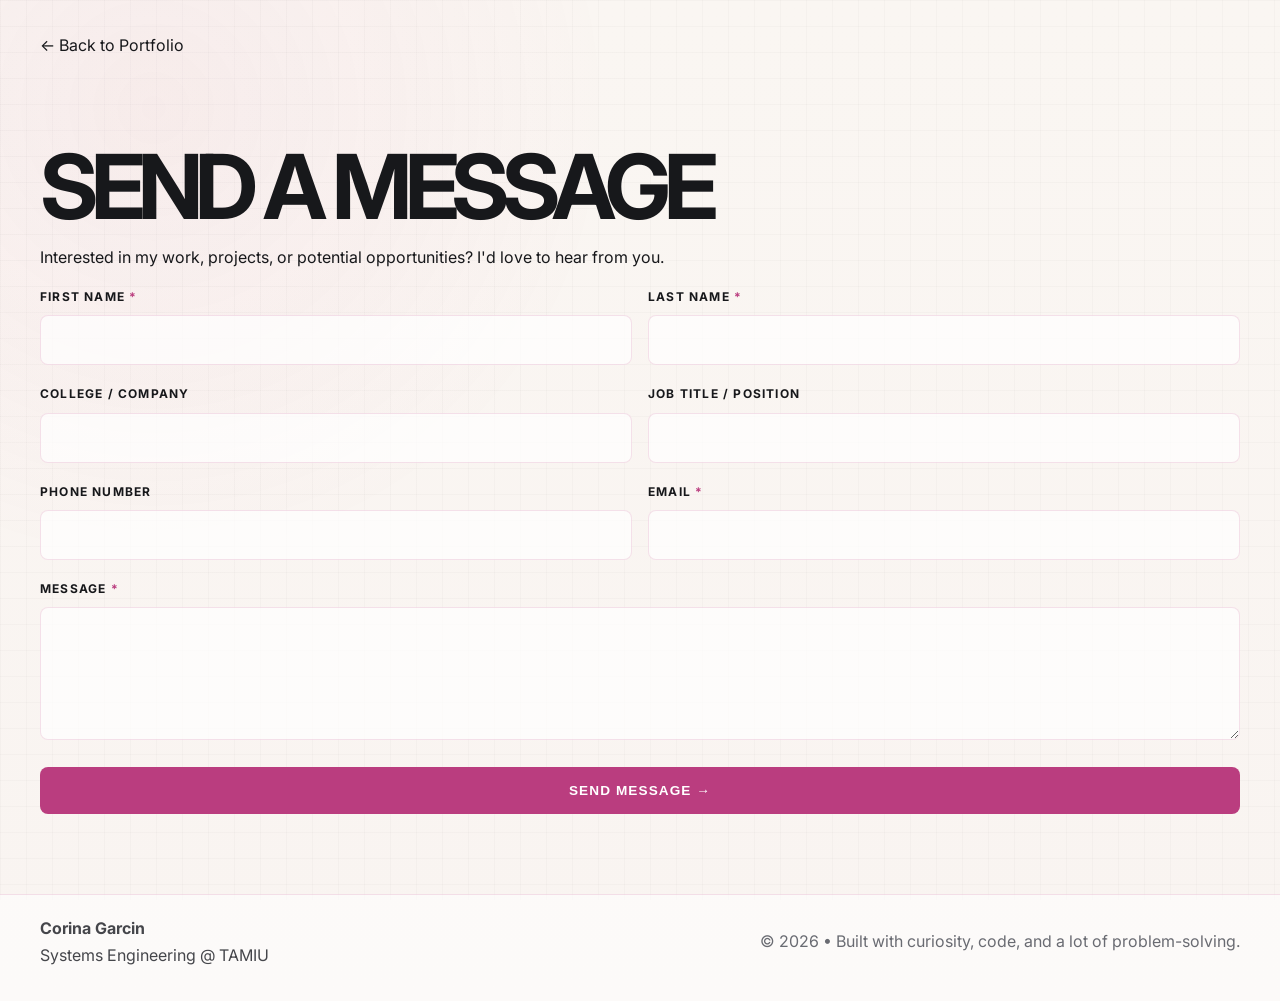
<file: contact.html>
<!DOCTYPE html>
<html lang="en">
<head>
  <meta charset="UTF-8">
  <meta name="viewport" content="width=device-width, initial-scale=1.0">
  <meta name="description" content="Contact Corina Garcin - Systems Engineering student, engineer, and leader.">
  <title>Contact — Corina Garcin</title>
  <link rel="stylesheet" href="styles.css">
</head>
<body>
  <div class="site-wrapper">
    <main>
      <!-- Back Link -->
      <div class="container" style="padding-top: 2rem; padding-bottom: 0.5rem;">
        <a href="index.html" class="back-link">← Back to Portfolio</a>
      </div>

      <!-- Contact Page Header -->
      <section class="section contact-page-section">
        <div class="container reveal">
          <div class="contact-page-header">
            <h1 class="contact-page-title">SEND A MESSAGE</h1>
            <p class="contact-page-subtitle">Interested in my work, projects, or potential opportunities? I'd love to hear from you.</p>
          </div>

          <!-- Contact Form -->
          <div class="contact-page-form-wrapper">
            <form class="contact-form" id="contactPageForm" name="contact-form" method="POST" action="https://formspree.io/f/xjkvnjpq">
              <div class="form-row">
                <div class="form-group">
                  <label for="firstName">First Name <span class="required">*</span></label>
                  <input type="text" id="firstName" name="firstName" required>
                  <span class="form-error" id="firstNameError"></span>
                </div>
                <div class="form-group">
                  <label for="lastName">Last Name <span class="required">*</span></label>
                  <input type="text" id="lastName" name="lastName" required>
                  <span class="form-error" id="lastNameError"></span>
                </div>
              </div>

              <div class="form-row">
                <div class="form-group">
                  <label for="college">College / Company</label>
                  <input type="text" id="college" name="college">
                </div>
                <div class="form-group">
                  <label for="jobTitle">Job Title / Position</label>
                  <input type="text" id="jobTitle" name="jobTitle">
                </div>
              </div>

              <div class="form-row">
                <div class="form-group">
                  <label for="phone">Phone Number</label>
                  <input type="tel" id="phone" name="phone">
                  <span class="form-error" id="phoneError"></span>
                </div>
                <div class="form-group">
                  <label for="email">Email <span class="required">*</span></label>
                  <input type="email" id="email" name="email" required>
                  <span class="form-error" id="emailError"></span>
                </div>
              </div>

              <div class="form-group form-group-full">
                <label for="message">Message <span class="required">*</span></label>
                <textarea id="message" name="message" rows="6" required></textarea>
                <span class="form-error" id="messageError"></span>
              </div>

              <button type="submit" class="form-submit-btn">SEND MESSAGE →</button>
              <div class="form-success" id="formSuccess">
                <div class="success-icon">✓</div>
                <h3 class="success-title">MESSAGE SENT</h3>
                <p class="success-message">Thanks for reaching out. I'll get back to you soon.</p>
              </div>
            </form>
          </div>
        </div>
      </section>
    </main>

    <footer class="site-footer">
      <div class="container footer-inner">
        <div>
          <strong>Corina Garcin</strong>
          <div>Systems Engineering @ TAMIU</div>
        </div>
        <div class="footer-note">© <span id="year"></span> • Built with curiosity, code, and a lot of problem-solving.</div>
      </div>
    </footer>
  </div>

  <script src="script.js"></script>
  <script>
    // Contact page specific form handling
    document.addEventListener('DOMContentLoaded', function () {
      const contactForm = document.getElementById('contactPageForm');
      const formSuccess = document.getElementById('formSuccess');

      if (contactForm) {
        // Form validation
        function validateEmail(email) {
          const emailRegex = /^[^\s@]+@[^\s@]+\.[^\s@]+$/;
          return emailRegex.test(email);
        }

        function validatePhone(phone) {
          if (!phone) return true; // Phone is optional
          const phoneRegex = /^[\d\s()\-+.]+$/;
          return phoneRegex.test(phone) && phone.replace(/\D/g, '').length >= 10;
        }

        function showError(fieldId, message) {
          const errorEl = document.getElementById(fieldId + 'Error');
          if (errorEl) {
            errorEl.textContent = message;
            errorEl.classList.add('show');
          }
        }

        function clearAllErrors() {
          const errorEls = document.querySelectorAll('.form-error');
          errorEls.forEach(function (el) {
            el.classList.remove('show');
            el.textContent = '';
          });
        }

        // Form submission
        contactForm.addEventListener('submit', function (e) {
          e.preventDefault();
          clearAllErrors();

          const firstName = document.getElementById('firstName').value.trim();
          const lastName = document.getElementById('lastName').value.trim();
          const email = document.getElementById('email').value.trim();
          const phone = document.getElementById('phone').value.trim();
          const message = document.getElementById('message').value.trim();

          let isValid = true;

          // Validate first name
          if (!firstName) {
            showError('firstName', 'First name is required');
            isValid = false;
          }

          // Validate last name
          if (!lastName) {
            showError('lastName', 'Last name is required');
            isValid = false;
          }

          // Validate email
          if (!email) {
            showError('email', 'Email is required');
            isValid = false;
          } else if (!validateEmail(email)) {
            showError('email', 'Please enter a valid email');
            isValid = false;
          }

          // Validate phone if provided
          if (phone && !validatePhone(phone)) {
            showError('phone', 'Please enter a valid phone number');
            isValid = false;
          }

          // Validate message
          if (!message) {
            showError('message', 'Message is required');
            isValid = false;
          }

          if (isValid) {
            // Submit form using Formspree
            const formData = new FormData(contactForm);
            const submitBtn = contactForm.querySelector('button[type=\"submit\"]');
            const originalBtnText = submitBtn.textContent;
            submitBtn.disabled = true;
            submitBtn.textContent = 'SENDING...';

            fetch(contactForm.action, {
              method: 'POST',
              body: formData,
              headers: {
                'Accept': 'application/json'
              }
            })
              .then(function (response) {
                submitBtn.disabled = false;
                submitBtn.textContent = originalBtnText;
                if (response.ok) {
                  formSuccess.classList.add('show');
                  contactForm.reset();
                  contactForm.style.display = 'none';
                } else {
                  showError('message', 'There was an error sending your message. Please try again.');
                }
              })
              .catch(function (error) {
                submitBtn.disabled = false;
                submitBtn.textContent = originalBtnText;
                showError('message', 'There was an error sending your message. Please try again.');
                console.error('Error:', error);
              });
          }
        });
      }
    });
  </script>
</body>
</html>
</file>
<file: styles.css>
﻿@import url('https://fonts.googleapis.com/css2?family=Inter:wght@300;400;500;600;700;800&display=swap');

:root {
  --cream: #f8f3ee;
  --cream-strong: #efe2db;
  --blush: #f7e6ee;
  --blush-deep: #f1d7e3;
  --pink: #d86d9d;
  --pink-deep: #ba3d7f;
  --charcoal: #17181b;
  --charcoal-soft: #45464b;
  --charcoal-muted: #696b72;
  --line: rgba(186, 61, 127, 0.15);
  --white: #ffffff;
  --shadow: 0 22px 60px rgba(30, 22, 27, 0.08);
  --shadow-soft: 0 12px 30px rgba(30, 22, 27, 0.05);
  --radius-xl: 30px;
  --radius-lg: 24px;
  --radius-md: 18px;
  --container: 1200px;
}

* { box-sizing: border-box; }
html { scroll-behavior: smooth; }
body {
  margin: 0;
  font-family: 'Inter', 'Avenir Next', 'Segoe UI', sans-serif;
  background: linear-gradient(180deg, #faf6f2 0%, #f9f4f1 100%);
  color: var(--charcoal);
  line-height: 1.7;
  font-weight: 400;
  -webkit-font-smoothing: antialiased;
  text-rendering: optimizeLegibility;
}

body::before {
  content: "";
  position: fixed;
  inset: 0;
  z-index: -1;
  pointer-events: none;
  background-image:
    linear-gradient(rgba(23, 24, 27, 0.025) 1px, transparent 1px),
    linear-gradient(90deg, rgba(23, 24, 27, 0.025) 1px, transparent 1px),
    radial-gradient(circle at 12% 12%, rgba(216, 109, 157, 0.08), transparent 35%);
  background-size: 26px 26px, 26px 26px, 100% 100%;
  opacity: 0.9;
}

img { display: block; max-width: 100%; }
a { color: inherit; text-decoration: none; }

.page-shell { min-height: 100vh; }
.container {
  width: min(var(--container), calc(100% - 2.2rem));
  margin: 0 auto;
}

.topbar {
  position: sticky;
  top: 0;
  z-index: 50;
  padding: 1rem 0;
  backdrop-filter: blur(12px);
}

.topbar-inner {
  display: flex;
  align-items: center;
  justify-content: space-between;
  gap: 1rem;
  background: rgba(255,255,255,0.68);
  border: 1px solid var(--line);
  border-radius: 999px;
  padding: 0.8rem 1.1rem;
  box-shadow: var(--shadow-soft);
}

.brand-block {
  display: flex;
  align-items: center;
}

.brand-name {
  font-size: 0.8rem;
  font-weight: 700;
  letter-spacing: 0.16em;
  text-transform: uppercase;
}

.main-nav {
  display: flex;
  align-items: center;
  justify-content: flex-end;
  gap: 0.4rem;
  flex-wrap: wrap;
}

.main-nav a {
  font-size: 0.68rem;
  font-weight: 700;
  letter-spacing: 0.12em;
  text-transform: uppercase;
  color: var(--charcoal-soft);
  padding: 0.6rem 0.9rem;
  border-radius: 999px;
  transition: background 0.2s ease, color 0.2s ease, transform 0.2s ease;
}

.main-nav a:hover,
.main-nav a:focus-visible {
  background: var(--blush);
  color: var(--pink-deep);
  transform: translateY(-1px);
}

.section {
  padding: 5rem 0;
}

.hero {
  padding-top: 4.4rem;
  padding-bottom: 3.6rem;
}

.hero-layout {
  display: grid;
  grid-template-columns: minmax(0, 1.4fr) minmax(280px, 0.9fr);
  gap: 2rem;
  align-items: center;
}

.eyebrow,
.section-label {
  margin: 0 0 1.15rem;
  font-size: 0.7rem;
  letter-spacing: 0.15em;
  font-weight: 700;
  text-transform: uppercase;
  color: var(--pink-deep);
}

h1 {
  margin: 0;
  font-size: clamp(3.7rem, 7vw, 8rem);
  line-height: 0.9;
  letter-spacing: -0.08em;
  font-weight: 700;
}

.intro {
  margin: 1.2rem 0 0;
  font-size: clamp(1.05rem, 2vw, 1.5rem);
  color: var(--charcoal-soft);
  letter-spacing: -0.02em;
  line-height: 1.45;
}

.cta-row {
  display: flex;
  align-items: center;
  flex-wrap: wrap;
  gap: 0.85rem;
  margin-top: 1.8rem;
}

.hero-contact-row {
  display: flex;
  flex-wrap: wrap;
  gap: 0.75rem;
  margin-top: 1.3rem;
}

.quick-contact,
.header-contact-link {
  display: inline-flex;
  align-items: center;
  gap: 0.5rem;
  padding: 0.52rem 0.8rem;
  border-radius: 999px;
  background: rgba(255,255,255,0.7);
  border: 1px solid var(--line);
  color: var(--charcoal-soft);
  font-size: 0.68rem;
  font-weight: 700;
  letter-spacing: 0.08em;
  text-transform: uppercase;
  transition: transform 0.25s ease, box-shadow 0.25s ease, border-color 0.25s ease;
}

.quick-contact:hover,
.quick-contact:focus-visible,
.header-contact-link:hover,
.header-contact-link:focus-visible {
  transform: translateY(-2px);
  border-color: rgba(186, 61, 127, 0.2);
  box-shadow: var(--shadow-soft);
}

.contact-icon,
.button-icon {
  display: inline-flex;
  align-items: center;
  justify-content: center;
  font-size: 0.9rem;
}

.button {
  display: inline-flex;
  align-items: center;
  justify-content: center;
  min-height: 52px;
  padding: 0.9rem 1.6rem;
  border-radius: 999px;
  font-size: 0.73rem;
  font-weight: 800;
  text-transform: uppercase;
  letter-spacing: 0.12em;
  transition: transform 0.25s ease, box-shadow 0.25s ease, background 0.25s ease;
}

.button:hover,
.button:focus-visible,
.mini-button:hover,
.mini-button:focus-visible {
  transform: translateY(-2px);
}

.button.primary {
  background: linear-gradient(135deg, var(--pink-deep), var(--pink));
  color: var(--white);
  box-shadow: 0 18px 34px rgba(186, 61, 127, 0.18);
}

.button.secondary {
  background: rgba(255,255,255,0.7);
  color: var(--charcoal);
  border: 1px solid var(--line);
}

.hero-visual {
  display: flex;
  justify-content: center;
}

.photo-panel {
  position: relative;
  width: min(100%, 390px);
  aspect-ratio: 1;
  border-radius: 36% 64% 52% 48% / 42% 36% 64% 58%;
  overflow: hidden;
  background: linear-gradient(135deg, var(--blush), #fffaf9);
  border: 1px solid rgba(186, 61, 127, 0.12);
  box-shadow: var(--shadow);
}

.photo-panel::before {
  content: "";
  position: absolute;
  inset: 18px;
  border: 1px solid rgba(186, 61, 127, 0.16);
  border-radius: inherit;
}

.photo-panel img {
  width: 100%;
  height: 100%;
  object-fit: cover;
}

.photo-panel.placeholder::after {
  content: "PHOTO";
  position: absolute;
  inset: 0;
  display: grid;
  place-items: center;
  color: var(--pink-deep);
  font-size: 0.8rem;
  letter-spacing: 0.2em;
  font-weight: 800;
}

.editorial-block {
  background: rgba(255,255,255,0.52);
  border: 1px solid var(--line);
  border-radius: var(--radius-xl);
  padding: clamp(1.5rem, 3vw, 2.7rem);
  box-shadow: var(--shadow-soft);
}

.about-columns {
  display: grid;
  grid-template-columns: 1fr;
  gap: 2rem;
  margin-top: 1.5rem;
}

.about-column {
  display: flex;
  flex-direction: column;
  padding: 1.5rem;
  border-radius: 12px;
  border: 1px solid var(--line);
  background: rgba(255, 255, 255, 0.52);
  box-shadow: var(--shadow-soft);
  min-height: 320px;
  transition: transform 0.25s ease, box-shadow 0.25s ease;
}

.about-card {
  min-height: auto;
}

.education-card {
  min-height: auto;
}

.about-column:hover {
  transform: translateY(-2px);
  box-shadow: 0 4px 12px rgba(0, 0, 0, 0.08);
}

.card-label {
  margin: 0 0 1rem 0;
  font-size: 0.72rem;
  font-weight: 700;
  letter-spacing: 0.16em;
  text-transform: uppercase;
  color: var(--pink-deep);
  line-height: 1.2;
}

.about-kicker {
  margin: 0 0 0.5rem 0;
  font-size: clamp(1.3rem, 2.5vw, 1.8rem);
  line-height: 1.2;
  letter-spacing: -0.04em;
  font-weight: 700;
  color: var(--charcoal);
}

.about-intro {
  margin: 0 0 0.9rem 0;
  font-size: 0.72rem;
  font-weight: 700;
  letter-spacing: 0.12em;
  text-transform: uppercase;
  color: var(--pink-deep);
  line-height: 1.6;
}

.about-body {
  margin: 0;
  font-size: 0.95rem;
  line-height: 1.7;
  font-weight: 400;
  color: var(--charcoal-soft);
  letter-spacing: -0.01em;
}

.education-title {
  margin: 0 0 0.4rem 0;
  font-size: clamp(1rem, 2vw, 1.4rem);
  font-weight: 700;
  line-height: 1.3;
  color: var(--charcoal);
  letter-spacing: -0.02em;
}

.education-degree {
  margin: 0 0 1rem 0;
  font-size: 0.92rem;
  font-weight: 600;
  color: var(--charcoal-soft);
  letter-spacing: -0.01em;
}

.education-divider {
  width: 100%;
  height: 1px;
  background: var(--line);
  margin: 1rem 0;
}

.education-detail {
  display: flex;
  flex-direction: column;
  gap: 0.3rem;
}

.education-label {
  display: block;
  font-size: 0.68rem;
  font-weight: 600;
  letter-spacing: 0.08em;
  text-transform: uppercase;
  color: var(--pink-deep);
}

.education-value {
  margin: 0;
  font-size: 1rem;
  font-weight: 700;
  color: var(--charcoal);
  letter-spacing: -0.01em;
}

@media (max-width: 768px) {
  .about-columns {
    grid-template-columns: 1fr;
    gap: 1.5rem;
  }

  .about-column {
    min-height: auto;
    padding: 1.2rem;
  }
}

.timeline {
  display: grid;
  gap: 1.2rem;
}

.timeline-item {
  display: grid;
  grid-template-columns: minmax(230px, 0.72fr) minmax(0, 1.5fr);
  gap: 2rem;
  padding: 1.5rem 1.5rem 1.35rem;
  background: rgba(255,255,255,0.58);
  border: 1px solid var(--line);
  border-radius: var(--radius-lg);
  box-shadow: var(--shadow-soft);
  transition: transform 0.28s ease, box-shadow 0.28s ease, border-color 0.28s ease;
}

.timeline-item:hover,
.timeline-item:focus-within {
  transform: translateY(-4px);
  border-color: rgba(186, 61, 127, 0.22);
  box-shadow: var(--shadow-soft);
}

.timeline-meta {
  display: flex;
  flex-direction: column;
  gap: 0.4rem;
}

.company {
  font-size: 0.74rem;
  letter-spacing: 0.16em;
  font-weight: 800;
  color: var(--pink-deep);
}

.role {
  font-size: clamp(1.24rem, 1.8vw, 1.7rem);
  line-height: 1.2;
  letter-spacing: -0.04em;
  font-weight: 700;
}

.location {
  color: var(--charcoal-muted);
  font-size: 0.9rem;
  line-height: 1.5;
}

.timeline-body {
  display: flex;
  flex-direction: column;
  justify-content: center;
}

.timeline-body p {
  margin: 0;
  font-size: 1.02rem;
  line-height: 1.7;
  color: var(--charcoal-soft);
}

.tag-list {
  display: flex;
  flex-wrap: wrap;
  gap: 0.45rem 0.5rem;
  list-style: none;
  padding: 0;
  margin: 1rem 0 0;
}

.tag-list span,
.tag-list li {
  display: inline-flex;
  align-items: center;
  justify-content: center;
  min-height: 30px;
  border-radius: 999px;
  background: var(--blush);
  border: 1px solid var(--line);
  color: var(--pink-deep);
  padding: 0.34rem 0.72rem;
  font-size: 0.66rem;
  line-height: 1;
  font-weight: 700;
  letter-spacing: 0.06em;
  text-transform: uppercase;
  white-space: nowrap;
}

.project-grid {
  display: grid;
  grid-template-columns: repeat(3, minmax(0, 1fr));
  gap: 1.3rem;
}

.project-card {
  background: rgba(255,255,255,0.6);
  border: 1px solid var(--line);
  border-radius: var(--radius-lg);
  overflow: hidden;
  box-shadow: var(--shadow-soft);
  transition: transform 0.28s ease, box-shadow 0.28s ease, border-color 0.28s ease;
}

.project-card:hover,
.project-card:focus-within {
  transform: translateY(-7px);
  border-color: rgba(186, 61, 127, 0.22);
  box-shadow: var(--shadow);
}

.traffic-card {
  transition: transform 0.28s ease, box-shadow 0.28s ease, border-color 0.28s ease;
}

.traffic-card:hover,
.traffic-card:focus-within {
  transform: translateY(-5px);
  border-color: rgba(186, 61, 127, 0.22);
  box-shadow: 0 20px 42px rgba(30, 22, 27, 0.08);
}

.project-media {
  position: relative;
  height: 220px;
  overflow: hidden;
  background: linear-gradient(135deg, var(--blush), #fff6f9);
  border-bottom: 1px solid var(--line);
}

.traffic-media {
  display: grid;
  place-items: center;
  background: linear-gradient(135deg, #fdf2f7 0%, #f8efe8 100%);
}

.traffic-visual {
  width: min(100%, 220px);
  height: 160px;
  display: grid;
  place-items: center;
  filter: drop-shadow(0 18px 24px rgba(184, 93, 140, 0.12));
}

.traffic-visual svg {
  width: 100%;
  height: 100%;
  display: block;
}

.project-media img {
  width: 100%;
  height: 100%;
  object-fit: cover;
  transition: transform 0.35s ease;
}

.project-card:hover .project-media img {
  transform: scale(1.05);
}

.project-media.placeholder::after {
  content: "PROJECT";
  position: absolute;
  inset: 0;
  display: grid;
  place-items: center;
  font-size: 0.78rem;
  letter-spacing: 0.2em;
  font-weight: 800;
  color: var(--pink-deep);
}

.project-content {
  padding: 1.2rem 1.2rem 1.3rem;
}

.project-number {
  color: var(--pink-deep);
  font-size: 0.68rem;
  letter-spacing: 0.14em;
  font-weight: 700;
}

.project-content h3 {
  margin: 0.75rem 0 0.7rem;
  font-size: clamp(1.45rem, 1.8vw, 1.9rem);
  line-height: 1.2;
  letter-spacing: -0.05em;
  font-weight: 600;
}

.project-content p {
  margin: 0 0 0.9rem;
  color: var(--charcoal-soft);
  line-height: 1.7;
}

.small-tags { margin-bottom: 1rem; }

.mini-button {
  display: inline-flex;
  align-items: center;
  justify-content: center;
  padding: 0.72rem 1rem;
  border-radius: 999px;
  background: rgba(216, 109, 157, 0.08);
  border: 1px solid var(--line);
  color: var(--charcoal);
  font-size: 0.68rem;
  letter-spacing: 0.12em;
  font-weight: 800;
  text-transform: uppercase;
}

.skills-grid {
  display: grid;
  grid-template-columns: repeat(4, minmax(0, 1fr));
  gap: 1rem;
}

.skill-card {
  background: rgba(255,255,255,0.58);
  border: 1px solid var(--line);
  border-radius: var(--radius-lg);
  padding: 1.2rem 1.1rem;
  box-shadow: var(--shadow-soft);
  transition: transform 0.3s cubic-bezier(0.175, 0.885, 0.32, 1.275), box-shadow 0.3s ease, filter 0.3s ease;
}

.skill-card li {
  transition: transform 0.25s cubic-bezier(0.175, 0.885, 0.32, 1.275), color 0.25s ease;
  position: relative;
  z-index: 1;
}

.skill-card li:hover {
  transform: translateY(-2px) scale(1.02);
  color: var(--charcoal);
}

.skills-grid {
  position: relative;
}

.skills-grid::before {
  content: '';
  position: fixed;
  top: 0;
  left: 0;
  pointer-events: none;
  border-radius: 50%;
  opacity: 0;
  transition: opacity 0.3s ease;
  z-index: 0;
  display: none;
}

.skills-grid.active-cursor::before {
  display: block;
  width: 300px;
  height: 300px;
  background: radial-gradient(circle, rgba(216, 109, 157, 0.08) 0%, transparent 70%);
}

@keyframes skillItemEnter {
  from {
    opacity: 0;
    transform: translateY(8px);
  }
  to {
    opacity: 1;
    transform: translateY(0);
  }
}

.skills-grid.reveal-ready li {
  animation: skillItemEnter 0.6s ease-out forwards;
}

.skills-grid.reveal-ready li:nth-child(1) { animation-delay: 0.05s; }
.skills-grid.reveal-ready li:nth-child(2) { animation-delay: 0.1s; }
.skills-grid.reveal-ready li:nth-child(3) { animation-delay: 0.15s; }
.skills-grid.reveal-ready li:nth-child(4) { animation-delay: 0.2s; }
.skills-grid.reveal-ready li:nth-child(5) { animation-delay: 0.25s; }
.skills-grid.reveal-ready li:nth-child(6) { animation-delay: 0.3s; }
.skills-grid.reveal-ready li:nth-child(7) { animation-delay: 0.35s; }
.skills-grid.reveal-ready li:nth-child(8) { animation-delay: 0.4s; }

@media (prefers-reduced-motion: reduce) {
  .skill-card {
    transition: none;
  }
  .skill-card li {
    transition: none;
  }
  .skills-grid.reveal-ready li {
    animation: none;
    opacity: 1;
    transform: none;
  }
}

.learning { color: var(--pink-deep); }

.compact {
  padding: 1.5rem;
}

.inline-list {
  display: flex;
  flex-wrap: wrap;
  gap: 0.75rem;
  list-style: none;
  padding: 0;
  margin: 0;
}

.inline-list li {
  padding: 0.72rem 0.9rem;
  border-radius: 999px;
  background: var(--blush);
  border: 1px solid var(--line);
  color: var(--pink-deep);
  font-weight: 700;
}

.journey-visual {
  display: flex;
  flex-direction: column;
  align-items: center;
  gap: 0.7rem;
  margin-top: 1.2rem;
}

.node {
  min-width: min(100%, 460px);
  text-align: center;
  padding: 0.9rem 1.2rem;
  border-radius: 999px;
  background: rgba(255,255,255,0.56);
  border: 1px solid var(--line);
  box-shadow: var(--shadow-soft);
  font-weight: 600;
  transition: transform 0.25s ease, box-shadow 0.25s ease;
}

.node:hover,
.node:focus-visible {
  transform: translateY(-2px);
  box-shadow: var(--shadow-soft);
}

.connector {
  color: var(--pink-deep);
  font-size: 1.3rem;
  line-height: 1;
}

.edu-copy {
  margin: 0;
  color: var(--charcoal-soft);
  font-size: 1.05rem;
}

.timeline-simple {
  margin-top: 1rem;
  padding: 1rem 1.2rem;
  border-radius: 14px;
  border: 1px solid var(--line);
  background: rgba(255,255,255,0.5);
  color: var(--charcoal);
  font-weight: 700;
}

.contact-section {
  padding: 3rem 0 4.8rem;
  text-align: center;
}

.contact-heading {
  margin: 0 0 1rem;
  font-size: clamp(2.5rem, 5vw, 4rem);
  letter-spacing: -0.08em;
  line-height: 1.1;
  font-weight: 800;
  color: var(--charcoal);
}

.contact-description {
  margin: 0 0 2rem;
  font-size: 1rem;
  color: var(--charcoal-soft);
  line-height: 1.6;
  max-width: 600px;
  margin-left: auto;
  margin-right: auto;
}

.contact-actions {
  display: flex;
  justify-content: center;
  margin-bottom: 2rem;
}

.contact-button {
  display: inline-block;
  padding: 0.9rem 1.8rem;
  border-radius: 8px;
  background: var(--pink-deep);
  color: var(--white);
  font-size: 0.85rem;
  font-weight: 700;
  letter-spacing: 0.08em;
  text-transform: uppercase;
  text-decoration: none;
  transition: all 0.25s ease;
  border: none;
  cursor: pointer;
}

.contact-button:hover,
.contact-button:focus-visible {
  transform: translateY(-2px);
  box-shadow: 0 8px 24px rgba(186, 61, 127, 0.25);
}

.contact-button:active {
  transform: translateY(0);
}

.contact-links {
  display: flex;
  justify-content: center;
  align-items: center;
  gap: 0.8rem;
  flex-wrap: wrap;
}

.contact-links a {
  font-size: 0.85rem;
  font-weight: 600;
  letter-spacing: 0.05em;
  color: var(--charcoal-soft);
  text-decoration: none;
  transition: all 0.25s ease;
}

.contact-links a:hover,
.contact-links a:focus-visible {
  color: var(--pink-deep);
  transform: translateY(-1px);
}

.contact-link-separator {
  color: var(--line);
  font-weight: 400;
}
  border-radius: 50%;
  background: var(--blush);
  color: var(--pink-deep);
  font-size: 0.78rem;
  font-weight: 800;
  line-height: 1;
}

.button.primary,
.button.secondary {
  min-width: 220px;
}

.button.primary .button-icon,
.button.secondary .button-icon {
  font-size: 1rem;
}

@media (max-width: 720px) {
  .button.primary,
  .button.secondary {
    min-width: 0;
    width: 100%;
  }

  .minimal-contact-actions {
    flex-direction: column;
    align-items: stretch;
  }

  .mini-contact-link {
    justify-content: center;
    width: 100%;
  }
}

/* Contact Form Modal Styles */
.request-info-btn {
  background: rgba(255, 255, 255, 0.52);
  border: 1px solid var(--line);
  cursor: pointer;
}

.request-info-btn:hover,
.request-info-btn:focus-visible {
  transform: translateY(-2px);
  border-color: rgba(186, 61, 127, 0.2);
  box-shadow: var(--shadow-soft);
}

.contact-modal {
  display: none;
  position: fixed;
  top: 0;
  left: 0;
  width: 100%;
  height: 100%;
  z-index: 1000;
  align-items: center;
  justify-content: center;
  padding: 1rem;
}

.contact-modal.active {
  display: flex;
}

.modal-overlay {
  position: absolute;
  top: 0;
  left: 0;
  width: 100%;
  height: 100%;
  background: rgba(0, 0, 0, 0.4);
  backdrop-filter: blur(4px);
  animation: fadeIn 0.3s ease;
}

.modal-content {
  position: relative;
  z-index: 1001;
  background: var(--white);
  border-radius: 16px;
  border: 1px solid var(--line);
  box-shadow: 0 20px 60px rgba(0, 0, 0, 0.15);
  padding: 2.5rem;
  width: 100%;
  max-width: 500px;
  max-height: 90vh;
  overflow-y: auto;
  animation: slideUp 0.3s cubic-bezier(0.175, 0.885, 0.32, 1.275);
}

.modal-close {
  position: absolute;
  top: 1.5rem;
  right: 1.5rem;
  width: 32px;
  height: 32px;
  border: none;
  background: transparent;
  font-size: 1.8rem;
  color: var(--charcoal-soft);
  cursor: pointer;
  display: flex;
  align-items: center;
  justify-content: center;
  transition: color 0.25s ease, transform 0.25s ease;
}

.modal-close:hover {
  color: var(--charcoal);
  transform: scale(1.1);
}

.modal-header {
  margin-bottom: 2rem;
  text-align: center;
}

.modal-title {
  margin: 0 0 0.8rem;
  font-size: clamp(1.5rem, 4vw, 2rem);
  font-weight: 800;
  letter-spacing: -0.04em;
  color: var(--charcoal);
}

.modal-subtitle {
  margin: 0;
  font-size: 0.95rem;
  color: var(--charcoal-soft);
  line-height: 1.6;
}

.contact-form {
  display: flex;
  flex-direction: column;
  gap: 1.2rem;
}

.form-row {
  display: grid;
  grid-template-columns: 1fr 1fr;
  gap: 1rem;
}

.form-row.full {
  grid-template-columns: 1fr;
}

.form-group {
  display: flex;
  flex-direction: column;
}

.form-group label {
  margin-bottom: 0.5rem;
  font-size: 0.75rem;
  font-weight: 700;
  letter-spacing: 0.1em;
  text-transform: uppercase;
  color: var(--charcoal);
}

.required {
  color: var(--pink-deep);
}

.form-group input,
.form-group textarea {
  padding: 0.9rem 1rem;
  border: 1px solid var(--line);
  border-radius: 8px;
  background: rgba(255, 255, 255, 0.7);
  font-family: 'Inter', sans-serif;
  font-size: 0.95rem;
  color: var(--charcoal);
  transition: border-color 0.25s ease, box-shadow 0.25s ease, background 0.25s ease;
}

.form-group input::placeholder,
.form-group textarea::placeholder {
  color: var(--charcoal-muted);
}

.form-group input:focus,
.form-group textarea:focus {
  outline: none;
  border-color: var(--pink);
  background: var(--white);
  box-shadow: 0 0 0 3px rgba(216, 109, 157, 0.1);
}

.form-group textarea {
  resize: vertical;
  min-height: 120px;
  font-size: 0.9rem;
}

.form-error {
  display: none;
  margin-top: 0.3rem;
  font-size: 0.75rem;
  color: #d32f2f;
  font-weight: 500;
}

.form-error.show {
  display: block;
}

.form-submit-btn {
  padding: 1rem 1.5rem;
  margin-top: 0.5rem;
  border: none;
  border-radius: 8px;
  background: var(--pink-deep);
  color: var(--white);
  font-size: 0.85rem;
  font-weight: 700;
  letter-spacing: 0.08em;
  text-transform: uppercase;
  cursor: pointer;
  transition: all 0.25s ease;
}

.form-submit-btn:hover,
.form-submit-btn:focus-visible {
  transform: translateY(-2px);
  box-shadow: 0 8px 24px rgba(186, 61, 127, 0.2);
}

.form-submit-btn:active {
  transform: translateY(0);
}

.form-submit-btn:disabled {
  opacity: 0.6;
  cursor: not-allowed;
  transform: none;
}

.form-success {
  display: none;
  padding: 1rem;
  border-radius: 8px;
  background: rgba(156, 199, 162, 0.1);
  border: 1px solid rgba(156, 199, 162, 0.3);
  color: #2e7d32;
  font-size: 0.95rem;
  font-weight: 600;
  text-align: center;
}

.form-success.show {
  display: block;
  animation: slideDown 0.3s ease;
}

@keyframes fadeIn {
  from { opacity: 0; }
  to { opacity: 1; }
}

@keyframes slideUp {
  from {
    opacity: 0;
    transform: translateY(20px);
  }
  to {
    opacity: 1;
    transform: translateY(0);
  }
}

@keyframes slideDown {
  from {
    opacity: 0;
    transform: translateY(-10px);
  }
  to {
    opacity: 1;
    transform: translateY(0);
  }
}

@media (max-width: 640px) {
  .modal-content {
    padding: 1.8rem;
    border-radius: 12px;
  }

  .modal-close {
    width: 28px;
    height: 28px;
    font-size: 1.5rem;
    top: 1rem;
    right: 1rem;
  }

  .form-row {
    grid-template-columns: 1fr;
    gap: 1rem;
  }

  .contact-form {
    gap: 1rem;
  }

  .contact-section {
    padding: 2rem 0 3rem;
  }

  .contact-heading {
    font-size: 1.8rem;
  }

  .contact-description {
    font-size: 0.95rem;
    margin-bottom: 1.5rem;
  }

  .contact-links {
    gap: 0.6rem;
  }

  .contact-links a {
    font-size: 0.8rem;
  }
}

.site-footer {
  border-top: 1px solid var(--line);
  background: rgba(255,255,255,0.56);
}

.footer-inner {
  display: flex;
  align-items: center;
  justify-content: space-between;
  gap: 1rem;
  padding: 1.2rem 0 2rem;
  color: var(--charcoal-soft);
}

.footer-note {
  color: var(--charcoal-muted);
}

.reveal {
  opacity: 1;
}

@media (max-width: 980px) {
  .hero-layout,
  .project-grid,
  .skills-grid,
  .timeline-item,
  .about-grid {
    grid-template-columns: 1fr;
  }

  .project-grid { grid-template-columns: repeat(2, minmax(0, 1fr)); }
  .skills-grid { grid-template-columns: repeat(2, minmax(0, 1fr)); }
}

@media (max-width: 720px) {
  .topbar-inner {
    flex-direction: column;
    align-items: flex-start;
    border-radius: 20px;
  }

  .main-nav {
    justify-content: flex-start;
  }

  .section { padding: 3.6rem 0; }
  .hero { padding-top: 3rem; }
  .project-grid,
  .skills-grid {
    grid-template-columns: 1fr;
  }

  .button {
    width: 100%;
  }

  .cta-row,
  .contact-actions {
    flex-direction: column;
    align-items: stretch;
  }

  .footer-inner {
    flex-direction: column;
    align-items: flex-start;
  }
}
</file>
